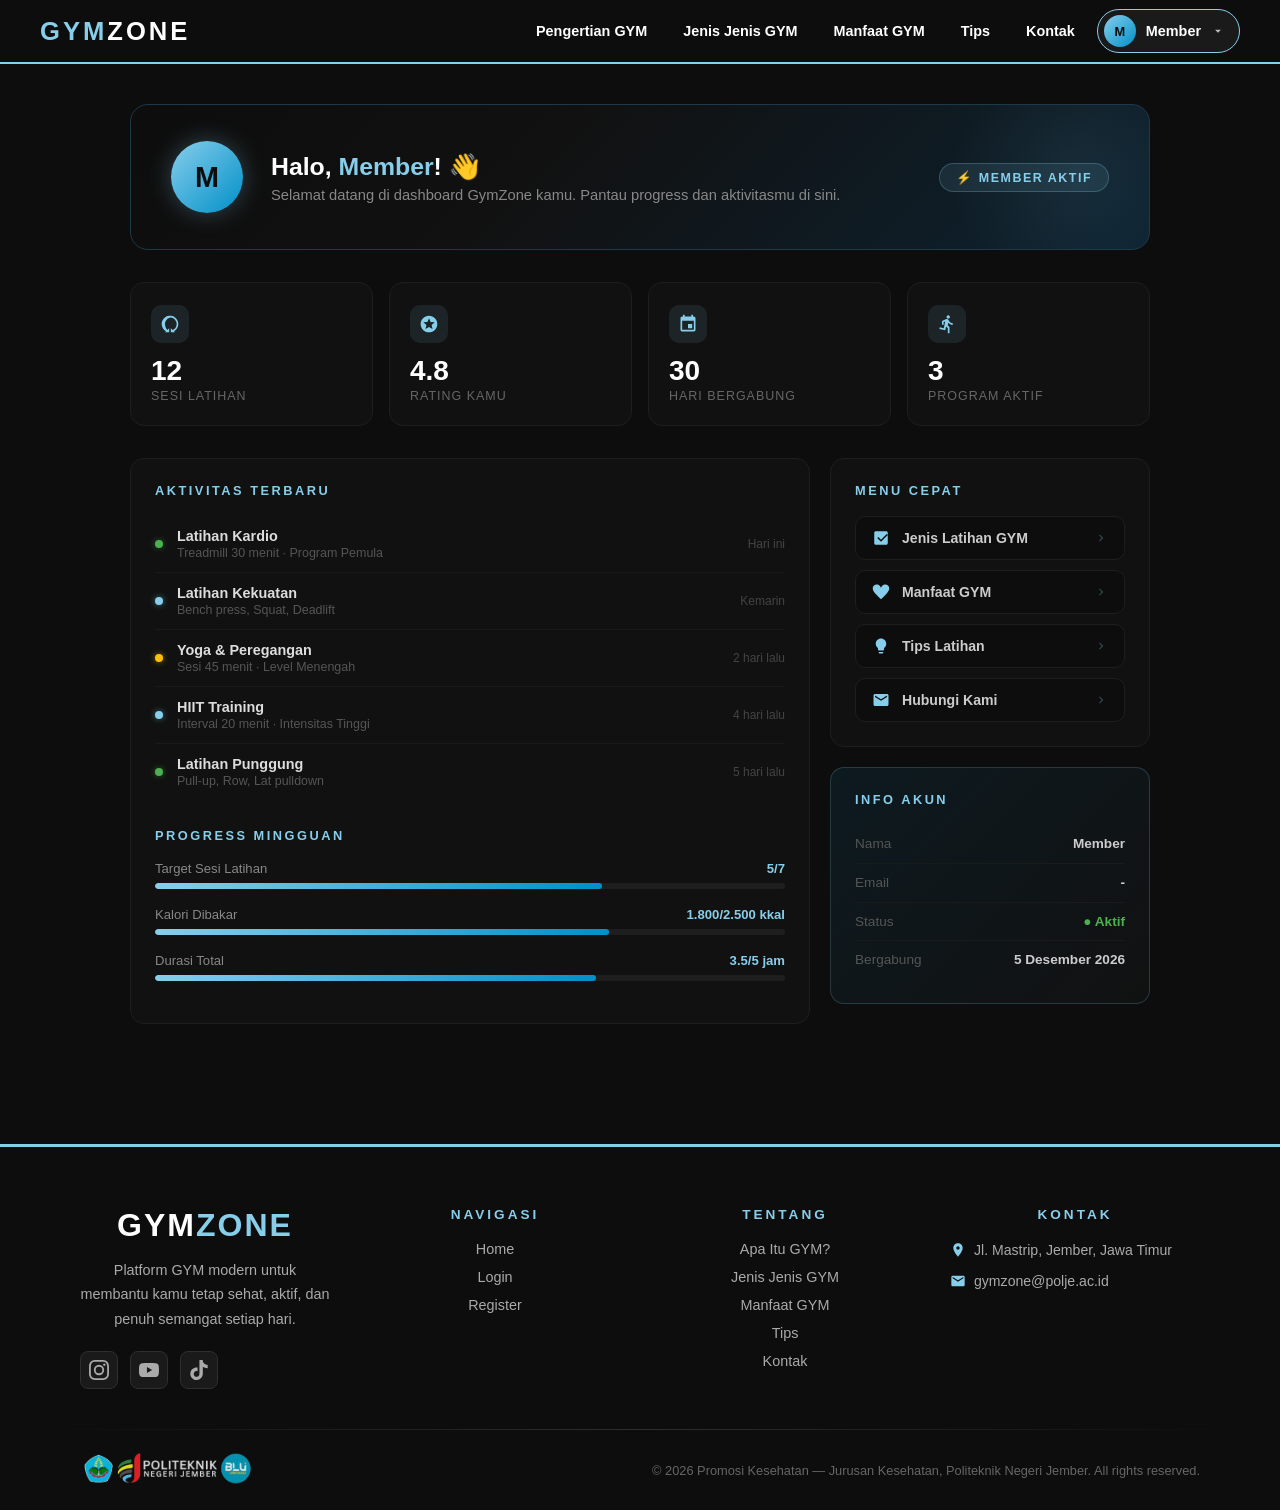
<file: dashboard.html>
<!DOCTYPE html>
<html lang="id">
<head>
  <meta charset="UTF-8" />
  <meta name="viewport" content="width=device-width, initial-scale=1.0"/>
  <title>Dashboard - GYMZONE</title>
  <link rel="stylesheet" href="style.css">
  <style>
    /* ===== NAVBAR ===== */
    nav {
      display: flex;
      align-items: center;
      justify-content: space-between;
      padding: 0 40px;
      height: 64px;
      background: #0d0d0d;
      border-bottom: 2px solid skyblue;
      position: sticky;
      top: 0;
      z-index: 100;
    }
    .logo {
      font-size: 1.6rem;
      font-weight: 900;
      color: #fff;
      letter-spacing: 3px;
      text-transform: uppercase;
    }
    .logo span { color: skyblue; }
    .nav-links { display: flex; align-items: center; gap: 8px; }
    .nav-links a {
      color: white;
      text-decoration: none;
      font-size: 0.9rem;
      font-weight: 750;
      padding: 6px 14px;
      border-radius: 6px;
      transition: color 0.25s, background 0.25s;
    }
    .nav-links a:hover { color: skyblue; background: #1a1a1a; }
    .nav-links a.active { color: skyblue; }

    /* ===== PROFILE DROPDOWN ===== */
    .profile-wrapper { position: relative; }
    .profile-btn {
      display: flex;
      align-items: center;
      gap: 10px;
      background: #1a1a1a;
      border: 1.5px solid skyblue;
      border-radius: 50px;
      padding: 5px 14px 5px 6px;
      cursor: pointer;
      transition: background 0.2s, box-shadow 0.2s;
      color: white;
      font-size: 0.9rem;
      font-weight: 700;
    }
    .profile-btn:hover { background: #222; box-shadow: 0 0 12px rgba(135,206,235,0.25); }
    .profile-avatar {
      width: 32px; height: 32px;
      border-radius: 50%;
      background: linear-gradient(135deg, skyblue, #0090c8);
      display: flex; align-items: center; justify-content: center;
      font-size: 0.8rem; font-weight: 900; color: #0d0d0d;
      flex-shrink: 0; text-transform: uppercase;
    }
    .profile-name { max-width: 120px; overflow: hidden; text-overflow: ellipsis; white-space: nowrap; }
    .profile-chevron { transition: transform 0.25s; opacity: 0.7; }
    .profile-wrapper.open .profile-chevron { transform: rotate(180deg); }
    .profile-dropdown {
      display: none;
      position: absolute; top: calc(100% + 10px); right: 0;
      background: #111; border: 1.5px solid #2a2a2a; border-radius: 12px;
      min-width: 200px; padding: 6px;
      box-shadow: 0 8px 32px rgba(0,0,0,0.5), 0 0 0 1px rgba(135,206,235,0.08);
      z-index: 200; animation: dropFade 0.18s ease;
    }
    @keyframes dropFade { from { opacity: 0; transform: translateY(-6px); } to { opacity: 1; transform: translateY(0); } }
    .profile-wrapper.open .profile-dropdown { display: block; }
    .dropdown-header { padding: 10px 12px 8px; border-bottom: 1px solid #222; margin-bottom: 4px; }
    .dropdown-header .dh-name { font-size: 0.92rem; font-weight: 700; color: #fff; }
    .dropdown-header .dh-label { font-size: 0.75rem; color: #666; margin-top: 1px; }
    .dropdown-item {
      display: flex; align-items: center; gap: 10px;
      padding: 9px 12px; border-radius: 8px; color: #ccc;
      font-size: 0.88rem; cursor: pointer; text-decoration: none;
      transition: background 0.15s, color 0.15s;
    }
    .dropdown-item:hover { background: #1e1e1e; color: skyblue; }
    .dropdown-item svg { flex-shrink: 0; opacity: 0.8; }
    .dropdown-divider { height: 1px; background: #222; margin: 4px 0; }
    .dropdown-item.logout-item:hover { background: rgba(255,50,50,0.1); color: #ff5555; }

    /* ===== DASHBOARD LAYOUT ===== */
    body { background: #0d0d0d; color: #fff; font-family: 'Segoe UI', sans-serif; margin: 0; }

    .dashboard-wrap {
      max-width: 1100px;
      margin: 0 auto;
      padding: 40px 40px 60px;
    }

    /* Hero/Welcome banner */
    .dash-welcome {
      background: linear-gradient(135deg, #0d0d0d 0%, #111 40%, #0d2230 100%);
      border: 1.5px solid #1e3a4a;
      border-radius: 18px;
      padding: 36px 40px;
      display: flex;
      align-items: center;
      gap: 28px;
      margin-bottom: 32px;
      position: relative;
      overflow: hidden;
    }
    .dash-welcome::before {
      content: '';
      position: absolute;
      top: -60px; right: -60px;
      width: 260px; height: 260px;
      background: radial-gradient(circle, rgba(135,206,235,0.08) 0%, transparent 70%);
      pointer-events: none;
    }
    .dash-avatar-big {
      width: 72px; height: 72px;
      border-radius: 50%;
      background: linear-gradient(135deg, skyblue, #0090c8);
      display: flex; align-items: center; justify-content: center;
      font-size: 1.8rem; font-weight: 900; color: #0d0d0d;
      flex-shrink: 0; text-transform: uppercase;
      box-shadow: 0 0 24px rgba(135,206,235,0.3);
    }
    .dash-welcome-text h2 {
      margin: 0 0 6px;
      font-size: 1.55rem;
      font-weight: 800;
      color: #fff;
    }
    .dash-welcome-text h2 span { color: skyblue; }
    .dash-welcome-text p { margin: 0; color: #888; font-size: 0.92rem; }
    .dash-badge {
      margin-left: auto;
      background: rgba(135,206,235,0.1);
      border: 1px solid rgba(135,206,235,0.25);
      border-radius: 20px;
      padding: 6px 16px;
      font-size: 0.78rem;
      font-weight: 700;
      color: skyblue;
      text-transform: uppercase;
      letter-spacing: 1.5px;
      white-space: nowrap;
    }

    /* Stats grid */
    .stats-grid {
      display: grid;
      grid-template-columns: repeat(4, 1fr);
      gap: 16px;
      margin-bottom: 32px;
    }
    .stat-card {
      background: #111;
      border: 1.5px solid #1e1e1e;
      border-radius: 14px;
      padding: 22px 20px;
      transition: border-color 0.2s, transform 0.2s;
      cursor: default;
    }
    .stat-card:hover { border-color: rgba(135,206,235,0.35); transform: translateY(-2px); }
    .stat-icon {
      width: 38px; height: 38px;
      border-radius: 10px;
      background: rgba(135,206,235,0.1);
      display: flex; align-items: center; justify-content: center;
      margin-bottom: 14px;
      color: skyblue;
    }
    .stat-value {
      font-size: 1.75rem;
      font-weight: 900;
      color: #fff;
      line-height: 1;
      margin-bottom: 4px;
    }
    .stat-label { font-size: 0.78rem; color: #666; text-transform: uppercase; letter-spacing: 1px; }

    /* Two-col: activity + quick links */
    .dash-cols {
      display: grid;
      grid-template-columns: 1fr 320px;
      gap: 20px;
    }

    .dash-card {
      background: #111;
      border: 1.5px solid #1e1e1e;
      border-radius: 14px;
      padding: 24px;
    }
    .dash-card h3 {
      margin: 0 0 18px;
      font-size: 0.8rem;
      font-weight: 700;
      color: skyblue;
      text-transform: uppercase;
      letter-spacing: 2.5px;
    }

    /* Activity list */
    .activity-list { list-style: none; padding: 0; margin: 0; }
    .activity-item {
      display: flex;
      align-items: center;
      gap: 14px;
      padding: 12px 0;
      border-bottom: 1px solid #1a1a1a;
    }
    .activity-item:last-child { border-bottom: none; }
    .activity-dot {
      width: 8px; height: 8px;
      border-radius: 50%;
      background: skyblue;
      flex-shrink: 0;
      box-shadow: 0 0 6px rgba(135,206,235,0.5);
    }
    .activity-dot.green { background: #4caf50; box-shadow: 0 0 6px rgba(76,175,80,0.5); }
    .activity-dot.yellow { background: #ffc107; box-shadow: 0 0 6px rgba(255,193,7,0.5); }
    .activity-info { flex: 1; }
    .activity-info .act-title { font-size: 0.9rem; color: #ddd; font-weight: 600; }
    .activity-info .act-sub { font-size: 0.78rem; color: #555; margin-top: 2px; }
    .activity-time { font-size: 0.75rem; color: #444; white-space: nowrap; }

    /* Quick links */
    .quick-links { display: flex; flex-direction: column; gap: 10px; }
    .quick-link-btn {
      display: flex; align-items: center; gap: 12px;
      background: #0d0d0d;
      border: 1.5px solid #1e1e1e;
      border-radius: 10px;
      padding: 12px 16px;
      color: #ccc;
      font-size: 0.88rem;
      font-weight: 600;
      text-decoration: none;
      transition: border-color 0.2s, color 0.2s, background 0.2s;
      cursor: pointer;
    }
    .quick-link-btn:hover { border-color: skyblue; color: skyblue; background: #0d1a20; }
    .quick-link-btn svg { color: skyblue; flex-shrink: 0; }
    .quick-link-btn .ql-arrow { margin-left: auto; opacity: 0.3; }

    /* Progress bars */
    .progress-section { margin-top: 28px; }
    .progress-item { margin-bottom: 18px; }
    .progress-header {
      display: flex; justify-content: space-between;
      font-size: 0.82rem; color: #888; margin-bottom: 7px;
    }
    .progress-header span:last-child { color: skyblue; font-weight: 700; }
    .progress-bar {
      height: 6px; background: #1e1e1e; border-radius: 10px; overflow: hidden;
    }
    .progress-fill {
      height: 100%; border-radius: 10px;
      background: linear-gradient(90deg, skyblue, #0090c8);
      transition: width 1s ease;
    }

    /* ===== FOOTER ===== */
    .footer {
      background: #0d0d0d; color: #ccc; padding: 60px 0 0;
      font-family: 'Segoe UI', sans-serif; border-top: 3px solid skyblue;
      margin-top: 60px;
    }
    .footer-container {
      max-width: 1200px; margin: 0 auto; padding: 0 40px;
      display: grid; grid-template-columns: 1fr 1fr 1fr 1fr; gap: 40px;
    }
    .footer-logo-text { font-size: 2rem; font-weight: 900; color: #fff; letter-spacing: 2px; margin-bottom: 14px; text-transform: uppercase; }
    .footer-logo-text span { color: skyblue; }
    .footer-desc { font-size: 0.9rem; line-height: 1.7; color: #aaa; margin-bottom: 20px; }
    .footer-socials { display: flex; gap: 12px; }
    .footer-socials a {
      display: flex; align-items: center; justify-content: center;
      width: 38px; height: 38px; border-radius: 8px;
      background: #1a1a1a; border: 1px solid #2e2e2e; color: #aaa;
      transition: background 0.3s, color 0.3s, border-color 0.3s;
    }
    .footer-socials a:hover { background: blue; color: #0d0d0d; border-color: white; }
    .footer-title { font-size: 0.85rem; font-weight: 700; color: skyblue; text-transform: uppercase; letter-spacing: 3px; margin-bottom: 18px; }
    .footer-col ul { list-style: none; padding: 0; margin: 0; }
    .footer-col ul li { margin-bottom: 10px; }
    .footer-col ul li a { color: #aaa; text-decoration: none; font-size: 0.9rem; transition: color 0.3s, padding-left 0.3s; display: inline-block; }
    .footer-col ul li a:hover { color: skyblue; padding-left: 6px; }
    .footer-contact li { display: flex; align-items: flex-start; gap: 8px; color: #aaa; font-size: 0.88rem; margin-bottom: 12px; line-height: 1.5; }
    .footer-contact li svg { flex-shrink: 0; color: skyblue; margin-top: 2px; }
    .footer-divider { max-width: 1200px; margin: 40px auto 0; height: 1px; background: linear-gradient(to right, transparent, #2e2e2e, transparent); }
    .footer-bottom { max-width: 1200px; margin: 0 auto; padding: 20px 40px; display: flex; align-items: center; justify-content: space-between; flex-wrap: wrap; gap: 12px; }
    .footer-logo-img { height: 40px; width: auto; opacity: 0.85; filter: brightness(1.2); }
    .footer-bottom p { font-size: 0.8rem; color: #666; margin: 0; }

    @media (max-width: 900px) {
      .stats-grid { grid-template-columns: 1fr 1fr; }
      .dash-cols { grid-template-columns: 1fr; }
      .footer-container { grid-template-columns: 1fr 1fr; gap: 32px; }
    }
    @media (max-width: 560px) {
      .dashboard-wrap { padding: 24px 20px 40px; }
      .dash-welcome { flex-direction: column; text-align: center; }
      .dash-badge { margin-left: 0; }
      .stats-grid { grid-template-columns: 1fr 1fr; }
      .footer-container { grid-template-columns: 1fr; }
      .footer-bottom { flex-direction: column; text-align: center; }
    }
  </style>
</head>
<body>

  <!-- NAVBAR -->
  <nav>
    <div class="logo"><span>GYM</span>ZONE</div>
    <div class="nav-links">
      <a href="gymzone.html">Pengertian GYM</a>
      <a href="program.html">Jenis Jenis GYM</a>
      <a href="manfaat.html">Manfaat GYM</a>
      <a href="tips.html">Tips</a>
      <a href="kontak.html">Kontak</a>

      <div class="profile-wrapper" id="profileWrapper">
        <button class="profile-btn" onclick="toggleDropdown()">
          <div class="profile-avatar" id="profileInitial">?</div>
          <span class="profile-name" id="profileName">User</span>
          <svg class="profile-chevron" xmlns="http://www.w3.org/2000/svg" width="14" height="14" fill="currentColor" viewBox="0 0 24 24"><path d="M7 10l5 5 5-5z"/></svg>
        </button>
        <div class="profile-dropdown" id="profileDropdown">
          <div class="dropdown-header">
            <div class="dh-name" id="dropdownName">User</div>
            <div class="dh-label">Member GymZone</div>
          </div>
          <a href="dashboard.html" class="dropdown-item">
            <svg xmlns="http://www.w3.org/2000/svg" width="16" height="16" fill="currentColor" viewBox="0 0 24 24"><path d="M12 12c2.7 0 4.8-2.1 4.8-4.8S14.7 2.4 12 2.4 7.2 4.5 7.2 7.2 9.3 12 12 12zm0 2.4c-3.2 0-9.6 1.6-9.6 4.8v2.4h19.2v-2.4c0-3.2-6.4-4.8-9.6-4.8z"/></svg>
            Profil Saya
          </a>
          <div class="dropdown-divider"></div>
          <a class="dropdown-item logout-item" onclick="doLogout()">
            <svg xmlns="http://www.w3.org/2000/svg" width="16" height="16" fill="currentColor" viewBox="0 0 24 24"><path d="M17 7l-1.41 1.41L18.17 11H8v2h10.17l-2.58 2.58L17 17l5-5-5-5zM4 5h8V3H4c-1.1 0-2 .9-2 2v14c0 1.1.9 2 2 2h8v-2H4V5z"/></svg>
            Logout
          </a>
        </div>
      </div>
    </div>
  </nav>

  <!-- DASHBOARD CONTENT -->
  <div class="dashboard-wrap">

    <!-- Welcome Banner -->
    <div class="dash-welcome">
      <div class="dash-avatar-big" id="bigInitial">?</div>
      <div class="dash-welcome-text">
        <h2>Halo, <span id="welcomeName">Member</span>! 👋</h2>
        <p>Selamat datang di dashboard GymZone kamu. Pantau progress dan aktivitasmu di sini.</p>
      </div>
      <div class="dash-badge">⚡ Member Aktif</div>
    </div>

    <!-- Stats -->
    <div class="stats-grid">
      <div class="stat-card">
        <div class="stat-icon">
          <svg xmlns="http://www.w3.org/2000/svg" width="20" height="20" fill="currentColor" viewBox="0 0 24 24"><path d="M13 2.05v2.02c3.95.49 7 3.85 7 7.93 0 3.21-1.81 6-4.72 7.28L13 17v5h5l-1.22-1.22C19.91 19.07 22 15.76 22 12c0-5.18-3.95-9.45-9-9.95zM11 2.05C5.95 2.55 2 6.82 2 12c0 3.76 2.09 7.07 5.22 8.78L6 22h5v-5l-2.28 2.28C7.81 18 6 15.21 6 12c0-4.08 3.05-7.44 7-7.93V2.05z"/></svg>
        </div>
        <div class="stat-value">12</div>
        <div class="stat-label">Sesi Latihan</div>
      </div>
      <div class="stat-card">
        <div class="stat-icon">
          <svg xmlns="http://www.w3.org/2000/svg" width="20" height="20" fill="currentColor" viewBox="0 0 24 24"><path d="M11.99 2C6.47 2 2 6.48 2 12s4.47 10 9.99 10C17.52 22 22 17.52 22 12S17.52 2 11.99 2zm4.24 16L12 15.45 7.77 18l1.12-4.81-3.73-3.23 4.92-.42L12 5l1.92 4.53 4.92.42-3.73 3.23L16.23 18z"/></svg>
        </div>
        <div class="stat-value">4.8</div>
        <div class="stat-label">Rating Kamu</div>
      </div>
      <div class="stat-card">
        <div class="stat-icon">
          <svg xmlns="http://www.w3.org/2000/svg" width="20" height="20" fill="currentColor" viewBox="0 0 24 24"><path d="M17 12h-5v5h5v-5zM16 1v2H8V1H6v2H5c-1.11 0-1.99.9-1.99 2L3 19c0 1.1.89 2 2 2h14c1.1 0 2-.9 2-2V5c0-1.1-.9-2-2-2h-1V1h-2zm3 18H5V8h14v11z"/></svg>
        </div>
        <div class="stat-value">30</div>
        <div class="stat-label">Hari Bergabung</div>
      </div>
      <div class="stat-card">
        <div class="stat-icon">
          <svg xmlns="http://www.w3.org/2000/svg" width="20" height="20" fill="currentColor" viewBox="0 0 24 24"><path d="M13.49 5.48c1.1 0 2-.9 2-2s-.9-2-2-2-2 .9-2 2 .9 2 2 2zm-3.6 13.9l1-4.4 2.1 2v6h2v-7.5l-2.1-2 .6-3c1.3 1.5 3.3 2.5 5.5 2.5v-2c-1.9 0-3.5-1-4.3-2.4l-1-1.6c-.4-.6-1-1-1.7-1-.3 0-.5.1-.8.1l-5.2 2.2v4.7h2v-3.4l1.8-.7-1.6 8.1-4.9-1-.4 2 7 1.4z"/></svg>
        </div>
        <div class="stat-value">3</div>
        <div class="stat-label">Program Aktif</div>
      </div>
    </div>

    <!-- Two columns -->
    <div class="dash-cols">

      <!-- Aktivitas Terbaru -->
      <div class="dash-card">
        <h3>Aktivitas Terbaru</h3>
        <ul class="activity-list">
          <li class="activity-item">
            <span class="activity-dot green"></span>
            <div class="activity-info">
              <div class="act-title">Latihan Kardio</div>
              <div class="act-sub">Treadmill 30 menit · Program Pemula</div>
            </div>
            <span class="activity-time">Hari ini</span>
          </li>
          <li class="activity-item">
            <span class="activity-dot"></span>
            <div class="activity-info">
              <div class="act-title">Latihan Kekuatan</div>
              <div class="act-sub">Bench press, Squat, Deadlift</div>
            </div>
            <span class="activity-time">Kemarin</span>
          </li>
          <li class="activity-item">
            <span class="activity-dot yellow"></span>
            <div class="activity-info">
              <div class="act-title">Yoga & Peregangan</div>
              <div class="act-sub">Sesi 45 menit · Level Menengah</div>
            </div>
            <span class="activity-time">2 hari lalu</span>
          </li>
          <li class="activity-item">
            <span class="activity-dot"></span>
            <div class="activity-info">
              <div class="act-title">HIIT Training</div>
              <div class="act-sub">Interval 20 menit · Intensitas Tinggi</div>
            </div>
            <span class="activity-time">4 hari lalu</span>
          </li>
          <li class="activity-item">
            <span class="activity-dot green"></span>
            <div class="activity-info">
              <div class="act-title">Latihan Punggung</div>
              <div class="act-sub">Pull-up, Row, Lat pulldown</div>
            </div>
            <span class="activity-time">5 hari lalu</span>
          </li>
        </ul>

        <!-- Progress -->
        <div class="progress-section">
          <h3>Progress Mingguan</h3>
          <div class="progress-item">
            <div class="progress-header"><span>Target Sesi Latihan</span><span>5/7</span></div>
            <div class="progress-bar"><div class="progress-fill" style="width:71%"></div></div>
          </div>
          <div class="progress-item">
            <div class="progress-header"><span>Kalori Dibakar</span><span>1.800/2.500 kkal</span></div>
            <div class="progress-bar"><div class="progress-fill" style="width:72%"></div></div>
          </div>
          <div class="progress-item">
            <div class="progress-header"><span>Durasi Total</span><span>3.5/5 jam</span></div>
            <div class="progress-bar"><div class="progress-fill" style="width:70%"></div></div>
          </div>
        </div>
      </div>

      <!-- Quick Links -->
      <div>
        <div class="dash-card" style="margin-bottom:20px;">
          <h3>Menu Cepat</h3>
          <div class="quick-links">
            <a href="program.html" class="quick-link-btn">
              <svg xmlns="http://www.w3.org/2000/svg" width="18" height="18" fill="currentColor" viewBox="0 0 24 24"><path d="M19 3H5c-1.1 0-2 .9-2 2v14c0 1.1.9 2 2 2h14c1.1 0 2-.9 2-2V5c0-1.1-.9-2-2-2zm-7 14l-5-5 1.41-1.41L12 14.17l7.59-7.59L21 8l-9 9z"/></svg>
              Jenis Latihan GYM
              <svg class="ql-arrow" xmlns="http://www.w3.org/2000/svg" width="14" height="14" fill="currentColor" viewBox="0 0 24 24"><path d="M10 6L8.59 7.41 13.17 12l-4.58 4.59L10 18l6-6z"/></svg>
            </a>
            <a href="manfaat.html" class="quick-link-btn">
              <svg xmlns="http://www.w3.org/2000/svg" width="18" height="18" fill="currentColor" viewBox="0 0 24 24"><path d="M12 21.593c-5.63-5.539-11-10.297-11-14.402 0-3.791 3.068-5.191 5.281-5.191 1.312 0 4.151.501 5.719 4.457 1.59-3.968 4.464-4.447 5.726-4.447 2.54 0 5.274 1.621 5.274 5.181 0 4.069-5.136 8.625-11 14.402z"/></svg>
              Manfaat GYM
              <svg class="ql-arrow" xmlns="http://www.w3.org/2000/svg" width="14" height="14" fill="currentColor" viewBox="0 0 24 24"><path d="M10 6L8.59 7.41 13.17 12l-4.58 4.59L10 18l6-6z"/></svg>
            </a>
            <a href="tips.html" class="quick-link-btn">
              <svg xmlns="http://www.w3.org/2000/svg" width="18" height="18" fill="currentColor" viewBox="0 0 24 24"><path d="M9 21c0 .5.4 1 1 1h4c.6 0 1-.5 1-1v-1H9v1zm3-19C8.1 2 5 5.1 5 9c0 2.4 1.2 4.5 3 5.7V17c0 .5.4 1 1 1h6c.6 0 1-.5 1-1v-2.3c1.8-1.3 3-3.4 3-5.7 0-3.9-3.1-7-7-7z"/></svg>
              Tips Latihan
              <svg class="ql-arrow" xmlns="http://www.w3.org/2000/svg" width="14" height="14" fill="currentColor" viewBox="0 0 24 24"><path d="M10 6L8.59 7.41 13.17 12l-4.58 4.59L10 18l6-6z"/></svg>
            </a>
            <a href="kontak.html" class="quick-link-btn">
              <svg xmlns="http://www.w3.org/2000/svg" width="18" height="18" fill="currentColor" viewBox="0 0 24 24"><path d="M20 4H4c-1.1 0-2 .9-2 2v12c0 1.1.9 2 2 2h16c1.1 0 2-.9 2-2V6c0-1.1-.9-2-2-2zm0 4-8 5-8-5V6l8 5 8-5v2z"/></svg>
              Hubungi Kami
              <svg class="ql-arrow" xmlns="http://www.w3.org/2000/svg" width="14" height="14" fill="currentColor" viewBox="0 0 24 24"><path d="M10 6L8.59 7.41 13.17 12l-4.58 4.59L10 18l6-6z"/></svg>
            </a>
          </div>
        </div>

        <!-- Info card -->
        <div class="dash-card" style="border-color: rgba(135,206,235,0.2); background: linear-gradient(135deg, #0d1a20, #111);">
          <h3>Info Akun</h3>
          <div style="font-size:0.85rem; color:#888; line-height:1.9;">
            <div style="display:flex;justify-content:space-between;padding:6px 0;border-bottom:1px solid #1a1a1a;">
              <span style="color:#555;">Nama</span>
              <span style="color:#ccc;font-weight:600;" id="infoName">—</span>
            </div>
            <div style="display:flex;justify-content:space-between;padding:6px 0;border-bottom:1px solid #1a1a1a;">
              <span style="color:#555;">Email</span>
              <span style="color:#ccc;font-weight:600;" id="infoEmail">—</span>
            </div>
            <div style="display:flex;justify-content:space-between;padding:6px 0;border-bottom:1px solid #1a1a1a;">
              <span style="color:#555;">Status</span>
              <span style="color:#4caf50;font-weight:700;">● Aktif</span>
            </div>
            <div style="display:flex;justify-content:space-between;padding:6px 0;">
              <span style="color:#555;">Bergabung</span>
              <span style="color:#ccc;font-weight:600;" id="infoJoin">—</span>
            </div>
          </div>
        </div>
      </div>
    </div>

  </div>

  <!-- FOOTER -->
  <footer class="footer">
    <div class="footer-container">
      <div class="footer-brand">
        <div class="footer-logo-text">GYM<span>ZONE</span></div>
        <p class="footer-desc">Platform GYM modern untuk membantu kamu tetap sehat, aktif, dan penuh semangat setiap hari.</p>
        <div class="footer-socials">
          <a href="#" aria-label="Instagram">
            <svg xmlns="http://www.w3.org/2000/svg" width="20" height="20" fill="currentColor" viewBox="0 0 24 24"><path d="M12 2.163c3.204 0 3.584.012 4.85.07 1.366.062 2.633.334 3.608 1.31.975.975 1.247 2.242 1.31 3.608.058 1.266.069 1.646.069 4.849s-.011 3.584-.069 4.85c-.063 1.366-.335 2.633-1.31 3.608-.975.975-2.242 1.247-3.608 1.31-1.266.058-1.646.069-4.85.069s-3.584-.011-4.85-.069c-1.366-.063-2.633-.335-3.608-1.31-.975-.975-1.247-2.242-1.31-3.608C2.175 15.584 2.163 15.204 2.163 12s.012-3.584.07-4.85c.062-1.366.334-2.633 1.31-3.608C4.517 2.497 5.784 2.225 7.15 2.163 8.416 2.105 8.796 2.163 12 2.163zm0-2.163C8.741 0 8.332.013 7.052.072 5.197.157 3.355.673 2.014 2.014.673 3.355.157 5.197.072 7.052.013 8.332 0 8.741 0 12c0 3.259.013 3.668.072 4.948.085 1.855.601 3.697 1.942 5.038 1.341 1.341 3.183 1.857 5.038 1.942C8.332 23.987 8.741 24 12 24s3.668-.013 4.948-.072c1.855-.085 3.697-.601 5.038-1.942 1.341-1.341 1.857-3.183 1.942-5.038.059-1.28.072-1.689.072-4.948 0-3.259-.013-3.668-.072-4.948-.085-1.855-.601-3.697-1.942-5.038C20.645.673 18.803.157 16.948.072 15.668.013 15.259 0 12 0zm0 5.838a6.162 6.162 0 1 0 0 12.324 6.162 6.162 0 0 0 0-12.324zm0 10.162a4 4 0 1 1 0-8 4 4 0 0 1 0 8zm6.406-11.845a1.44 1.44 0 1 0 0 2.881 1.44 1.44 0 0 0 0-2.881z"/></svg>
          </a>
          <a href="#" aria-label="YouTube">
            <svg xmlns="http://www.w3.org/2000/svg" width="20" height="20" fill="currentColor" viewBox="0 0 24 24"><path d="M23.498 6.186a3.016 3.016 0 0 0-2.122-2.136C19.505 3.545 12 3.545 12 3.545s-7.505 0-9.377.505A3.017 3.017 0 0 0 .502 6.186C0 8.07 0 12 0 12s0 3.93.502 5.814a3.016 3.016 0 0 0 2.122 2.136c1.871.505 9.376.505 9.376.505s7.505 0 9.377-.505a3.015 3.015 0 0 0 2.122-2.136C24 15.93 24 12 24 12s0-3.93-.502-5.814zM9.545 15.568V8.432L15.818 12l-6.273 3.568z"/></svg>
          </a>
          <a href="#" aria-label="TikTok">
            <svg xmlns="http://www.w3.org/2000/svg" width="20" height="20" fill="currentColor" viewBox="0 0 24 24"><path d="M12.525.02c1.31-.02 2.61-.01 3.91-.02.08 1.53.63 3.09 1.75 4.17 1.12 1.11 2.7 1.62 4.24 1.79v4.03c-1.44-.05-2.89-.35-4.2-.97-.57-.26-1.1-.59-1.62-.93-.01 2.92.01 5.84-.02 8.75-.08 1.4-.54 2.79-1.35 3.94-1.31 1.92-3.58 3.17-5.91 3.21-1.43.08-2.86-.31-4.08-1.03-2.02-1.19-3.44-3.37-3.65-5.71-.02-.5-.03-1-.01-1.49.18-1.9 1.12-3.72 2.58-4.96 1.66-1.44 3.98-2.13 6.15-1.72.02 1.48-.04 2.96-.04 4.44-.99-.32-2.15-.23-3.02.37-.63.41-1.11 1.04-1.36 1.75-.21.51-.15 1.07-.14 1.61.24 1.64 1.82 3.02 3.5 2.87 1.12-.01 2.19-.66 2.77-1.61.19-.33.4-.67.41-1.06.1-1.79.06-3.57.07-5.36.01-4.03-.01-8.05.02-12.07z"/></svg>
          </a>
        </div>
      </div>
      <div class="footer-col">
        <h4 class="footer-title">Navigasi</h4>
        <ul>
          <li><a href="index.html">Home</a></li>
          <li><a href="loginnew.php">Login</a></li>
          <li><a href="registernew.php">Register</a></li>
        </ul>
      </div>
      <div class="footer-col">
        <h4 class="footer-title">Tentang</h4>
        <ul>
          <li><a href="gymzone.html">Apa Itu GYM?</a></li>
          <li><a href="program.html">Jenis Jenis GYM</a></li>
          <li><a href="manfaat.html">Manfaat GYM</a></li>
          <li><a href="tips.html">Tips</a></li>
          <li><a href="kontak.html">Kontak</a></li>
        </ul>
      </div>
      <div class="footer-col">
        <h4 class="footer-title">Kontak</h4>
        <ul class="footer-contact">
          <li>
            <svg xmlns="http://www.w3.org/2000/svg" width="16" height="16" fill="currentColor" viewBox="0 0 24 24"><path d="M12 2C8.13 2 5 5.13 5 9c0 5.25 7 13 7 13s7-7.75 7-13c0-3.87-3.13-7-7-7zm0 9.5c-1.38 0-2.5-1.12-2.5-2.5s1.12-2.5 2.5-2.5 2.5 1.12 2.5 2.5-1.12 2.5-2.5 2.5z"/></svg>
            Jl. Mastrip, Jember, Jawa Timur
          </li>
          <li>
            <svg xmlns="http://www.w3.org/2000/svg" width="16" height="16" fill="currentColor" viewBox="0 0 24 24"><path d="M20 4H4c-1.1 0-2 .9-2 2v12c0 1.1.9 2 2 2h16c1.1 0 2-.9 2-2V6c0-1.1-.9-2-2-2zm0 4-8 5-8-5V6l8 5 8-5v2z"/></svg>
            gymzone@polje.ac.id
          </li>
        </ul>
      </div>
    </div>
    <div class="footer-divider"></div>
    <div class="footer-bottom">
      <img src="anjay.png" alt="Logo" class="footer-logo-img">
      <p>&copy; 2026 Promosi Kesehatan &mdash; Jurusan Kesehatan, Politeknik Negeri Jember. All rights reserved.</p>
    </div>
  </footer>

  <script>
    // Load dari sessionStorage
    const userName  = sessionStorage.getItem('gymzone_user')  || 'Member';
    const userEmail = sessionStorage.getItem('gymzone_email') || '-';

    // Navbar
    document.getElementById('profileName').textContent    = userName;
    document.getElementById('dropdownName').textContent   = userName;
    const initials = userName.split(' ').map(w => w[0]).slice(0,2).join('') || '?';
    document.getElementById('profileInitial').textContent = initials;

    // Welcome banner
    document.getElementById('welcomeName').textContent  = userName.split(' ')[0];
    document.getElementById('bigInitial').textContent   = initials;

    // Info card
    document.getElementById('infoName').textContent  = userName;
    document.getElementById('infoEmail').textContent = userEmail;
    const today = new Date();
    document.getElementById('infoJoin').textContent  =
      today.toLocaleDateString('id-ID', { day:'numeric', month:'long', year:'numeric' });

    function toggleDropdown() {
      document.getElementById('profileWrapper').classList.toggle('open');
    }
    document.addEventListener('click', function(e) {
      const w = document.getElementById('profileWrapper');
      if (!w.contains(e.target)) w.classList.remove('open');
    });
    function doLogout() {
      if (confirm('Apakah anda yakin ingin keluar?')) {
        sessionStorage.removeItem('gymzone_user');
        sessionStorage.removeItem('gymzone_email');
        window.location.href = 'index.html';
      }
    }
  </script>
</body>
</html>
</file>
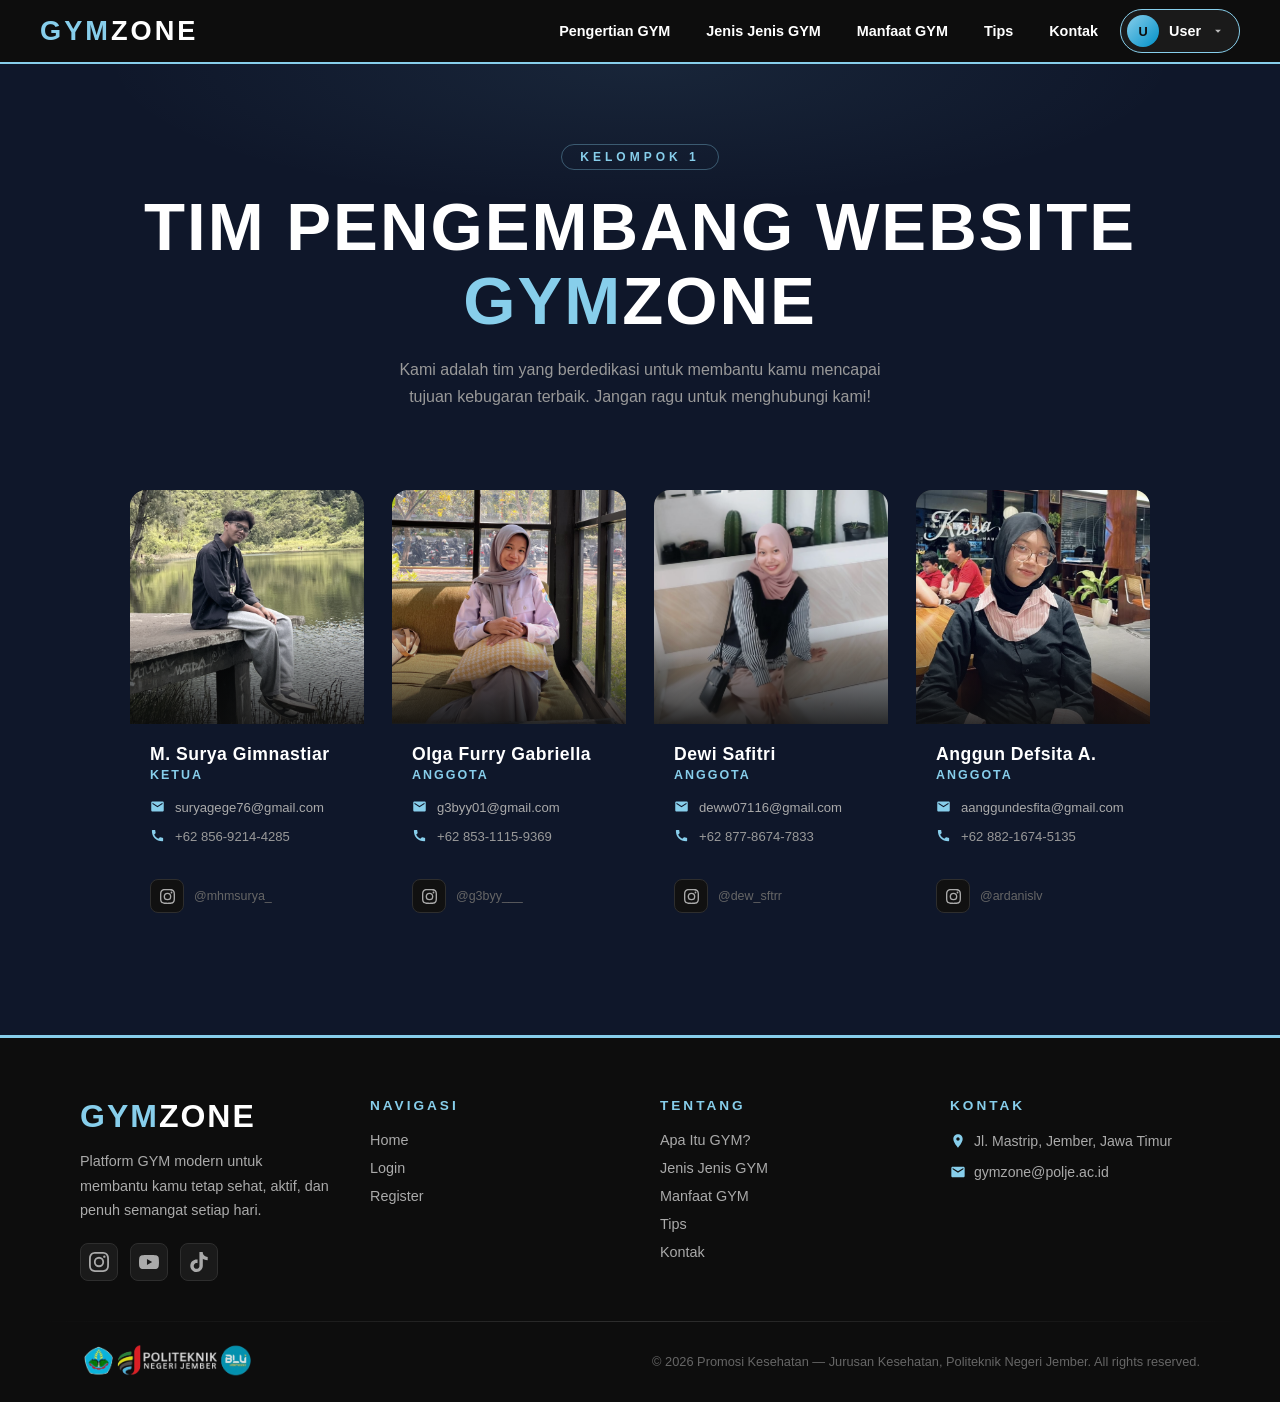
<file: kontak.html>
<!DOCTYPE html>
<html lang="id">
<head>
  <meta charset="UTF-8" />
  <meta name="viewport" content="width=device-width, initial-scale=1.0"/>
  <title>Kontak – GYMZONE</title>
  <link rel="preconnect" href="https://fonts.googleapis.com">
  <link href="https://fonts.googleapis.com/css2?family=Barlow+Condensed:wght@700;900&family=Segoe+UI:wght@400;600&display=swap" rel="stylesheet">
  <style>
  *{
  margin:0;
  padding:0;
  box-sizing:border-box;
  font-family: 'Segoe UI', sans-serif;
}

body{
  background:#0f172a;
  color:white;
  overflow-x:hidden;
}

    /* ===== NAVBAR (same as gymzone) ===== */
    nav {
      display: flex;
      align-items: center;
      justify-content: space-between;
      padding: 0 40px;
      height: 64px;
      background: #0d0d0d;
      border-bottom: 2px solid skyblue;
      position: sticky;
      top: 0;
      z-index: 100;
    }
    .logo {
      font-size: 1.7rem;
      font-weight: 900;
      color: #fff;
      letter-spacing: 3px;
      text-transform: uppercase;
    }
    .logo span {
  color: skyblue;
}
    .nav-links { display: flex; align-items: center; gap: 8px; }
    .nav-links a {
      color: white;
      text-decoration: none;
      font-weight:750;
      font-size: 0.9rem;
      padding: 6px 14px;
      border-radius: 6px;
      transition: color 0.25s, background 0.25s;
    }
    .nav-links a:hover { color: skyblue; background: #1a1a1a; }
    .nav-links a.active { color: skyblue; }
    .logout-btn {
      background: skyblue !important;
      color: #0d0d0d !important;
      font-weight: 700;
      border-radius: 6px;
      padding: 6px 16px;
      transition: background 0.25s !important;
    }
    .logout-btn:hover { background: red !important; }

        /* ===== PROFILE DROPDOWN ===== */
    .profile-wrapper {
      position: relative;
    }
    .profile-btn {
      display: flex;
      align-items: center;
      gap: 10px;
      background: #1a1a1a;
      border: 1.5px solid skyblue;
      border-radius: 50px;
      padding: 5px 14px 5px 6px;
      cursor: pointer;
      transition: background 0.2s, box-shadow 0.2s;
      color: white;
      font-size: 0.9rem;
      font-weight: 700;
    }
    .profile-btn:hover {
      background: #222;
      box-shadow: 0 0 12px rgba(135,206,235,0.25);
    }
    .profile-avatar {
      width: 32px;
      height: 32px;
      border-radius: 50%;
      background: linear-gradient(135deg, skyblue, #0090c8);
      display: flex;
      align-items: center;
      justify-content: center;
      font-size: 0.8rem;
      font-weight: 900;
      color: #0d0d0d;
      flex-shrink: 0;
      text-transform: uppercase;
    }
    .profile-name {
      max-width: 120px;
      overflow: hidden;
      text-overflow: ellipsis;
      white-space: nowrap;
    }
    .profile-chevron {
      transition: transform 0.25s;
      opacity: 0.7;
    }
    .profile-wrapper.open .profile-chevron {
      transform: rotate(180deg);
    }
    .profile-dropdown {
      display: none;
      position: absolute;
      top: calc(100% + 10px);
      right: 0;
      background: #111;
      border: 1.5px solid #2a2a2a;
      border-radius: 12px;
      min-width: 200px;
      padding: 6px;
      box-shadow: 0 8px 32px rgba(0,0,0,0.5), 0 0 0 1px rgba(135,206,235,0.08);
      z-index: 200;
      animation: dropFade 0.18s ease;
    }
    @keyframes dropFade {
      from { opacity: 0; transform: translateY(-6px); }
      to   { opacity: 1; transform: translateY(0); }
    }
    .profile-wrapper.open .profile-dropdown { display: block; }
    .dropdown-header {
      padding: 10px 12px 8px;
      border-bottom: 1px solid #222;
      margin-bottom: 4px;
    }
    .dropdown-header .dh-name {
      font-size: 0.92rem;
      font-weight: 700;
      color: #fff;
    }
    .dropdown-header .dh-label {
      font-size: 0.75rem;
      color: #666;
      margin-top: 1px;
    }
    .dropdown-item {
      display: flex;
      align-items: center;
      gap: 10px;
      padding: 9px 12px;
      border-radius: 8px;
      color: #ccc;
      font-size: 0.88rem;
      cursor: pointer;
      text-decoration: none;
      transition: background 0.15s, color 0.15s;
    }
    .dropdown-item:hover {
      background: #1e1e1e;
      color: skyblue;
    }
    .dropdown-item svg { flex-shrink: 0; opacity: 0.8; }
    .dropdown-divider {
      height: 1px;
      background: #222;
      margin: 4px 0;
    }
    .dropdown-item.logout-item:hover {
      background: rgba(255,50,50,0.1);
      color: #ff5555;
    }

    /* ===== HERO SECTION ===== */
    .kontak-hero {
      text-align: center;
      padding: 80px 40px 60px;
      position: relative;
      overflow: hidden;
    }
    .kontak-hero::before {
      content: '';
      position: absolute;
      inset: 0;
      background: radial-gradient(ellipse 60% 50% at 50% 0%, rgba(135,206,235,0.08) 0%, transparent 70%);
      pointer-events: none;
    }
    .kontak-hero .label {
      display: inline-block;
      font-size: 0.75rem;
      font-weight: 700;
      letter-spacing: 4px;
      text-transform: uppercase;
      color: skyblue;
      border: 1px solid rgba(135,206,235,0.35);
      padding: 5px 18px;
      border-radius: 30px;
      margin-bottom: 20px;
    }
    .kontak-hero h1 {
      font-family:Arial, Helvetica, sans-serif;
      font-size: clamp(2.4rem, 6vw, 4.2rem);
      font-weight: 900;
      color: #fff;
      text-transform: uppercase;
      letter-spacing: 2px;
      line-height: 1.1;
      margin-bottom: 18px;
    }
    .kontak-hero h1 span { color: skyblue; }
    .kontak-hero p {
      max-width: 520px;
      margin: 0 auto;
      font-size: 1rem;
      line-height: 1.7;
      color: #999;
    }

    /* ===== TEAM GRID ===== */
    .team-section {
      max-width: 1100px;
      margin: 0 auto;
      padding: 20px 40px 100px;
    }
    .team-grid {
      display: grid;
      grid-template-columns: repeat(auto-fit, minmax(230px, 1fr));
      gap: 28px;
    }

    /* ===== CARD ===== */
    .team-card {
      background: var(--card);
      border: 1px solid var(--border);
      border-radius: 16px;
      overflow: hidden;
      transition: transform 0.3s, border-color 0.3s, box-shadow 0.3s;
      position: relative;
    }
    .team-card::before {
      content: '';
      position: absolute;
      top: 0; left: 0; right: 0;
      height: 3px;
      background: skyblue;
      transform: scaleX(0);
      transform-origin: left;
      transition: transform 0.35s ease;
      border-radius: 16px 16px 0 0;
    }
    .team-card:hover::before { transform: scaleX(1); }
    .team-card:hover {
      transform: translateY(-6px);
      border-color: rgba(135,206,235,0.4);
      box-shadow: 0 20px 40px rgba(0,0,0,0.5), 0 0 0 1px rgba(135,206,235,0.1);
    }

    /* Photo */
    .card-photo {
      width: 100%;
      aspect-ratio: 1 / 1;
      overflow: hidden;
      background: #111;
      position: relative;
    }
    .card-photo img {
      width: 100%;
      height: 100%;
      object-fit: cover;
      object-position: center top;
      transition: transform 0.4s ease;
      filter: grayscale(20%);
    }
    .team-card:hover .card-photo img {
      transform: scale(1.05);
      filter: grayscale(0%);
    }
    .card-photo-overlay {
      position: absolute;
      inset: 0;
      background: linear-gradient(to bottom, transparent 55%, rgba(13,13,13,0.85) 100%);
    }

    /* Body */
    .card-body {
      padding: 20px 20px 22px;
    }
    .card-name {
      font-size: 1.1rem;
      font-weight: 700;
      color: #fff;
      margin-bottom: 3px;
      letter-spacing: 0.5px;
    }
    .card-role {
      font-size: 0.78rem;
      color: skyblue;
      text-transform: uppercase;
      letter-spacing: 2px;
      font-weight: 600;
      margin-bottom: 16px;
    }

    /* Contact items */
    .card-info { display: flex; flex-direction: column; gap: 10px; }
    .card-info-item {
      display: flex;
      align-items: flex-start;
      gap: 10px;
      font-size: 0.82rem;
      color: #999;
      line-height: 1.45;
      word-break: break-word;
    }
    .card-info-item svg {
      flex-shrink: 0;
      color: skyblue;
      margin-top: 1px;
    }
    .card-info-item a {
      color: #aaa;
      text-decoration: none;
      transition: color 0.2s;
    }
    .card-info-item a:hover { color: skyblue; }

    /* Divider inside card */
    .card-divider {
      height: 1px;
      background: var(--border);
      margin: 16px 0;
    }

    /* Social row */
    .card-socials {
      display: flex;
      gap: 10px;
    }
    .card-socials a {
      display: flex;
      align-items: center;
      justify-content: center;
      width: 34px;
      height: 34px;
      border-radius: 8px;
      background: #111;
      border: 1px solid #2e2e2e;
      color: #aaa;
      text-decoration: none;
      font-size: 0.75rem;
      font-weight: 700;
      transition: background 0.25s, color 0.25s, border-color 0.25s;
    }
    .card-socials a:hover {
      background: skyblue;
      color: #0d0d0d;
      border-color: skyblue;
    }

/* ===== FOOTER ===== */
    .footer {
      background: #0d0d0d;
      color: #ccc;
      padding: 60px 0 0;
      font-family: 'Segoe UI', sans-serif;
      border-top: 3px solid skyblue;
    }
    .footer-container {
      max-width: 1200px;
      margin: 0 auto;
      padding: 0 40px;
      display: grid;
      grid-template-columns: 1fr 1fr 1fr 1fr;
      gap: 40px;
    }
    .footer-logo-text {
      font-size: 2rem;
      font-weight: 900;
      color: #fff;
      letter-spacing: 2px;
      margin-bottom: 14px;
      text-transform: uppercase;
    }
    .footer-logo-text span { color: skyblue; }
    .footer-desc {
      font-size: 0.9rem;
      line-height: 1.7;
      color: #aaa;
      margin-bottom: 20px;
    }
    .footer-socials { display: flex; gap: 12px; }
    .footer-socials a {
      display: flex;
      align-items: center;
      justify-content: center;
      width: 38px;
      height: 38px;
      border-radius: 8px;
      background: #1a1a1a;
      border: 1px solid #2e2e2e;
      color: #aaa;
      transition: background 0.3s, color 0.3s, border-color 0.3s;
    }
    .footer-socials a:hover {
      background: blue;
      color: #0d0d0d;
      border-color: white;
    }
    .footer-title {
      font-size: 0.85rem;
      font-weight: 700;
      color: skyblue;
      text-transform: uppercase;
      letter-spacing: 3px;
      margin-bottom: 18px;
    }
    .footer-title::after {
      content: '';
      display: none;
      width: 30px;
      height: 2px;
      background: #f5a623;
      margin-top: 6px;
      border-radius: 2px;
    }
    .footer-col ul { list-style: none; padding: 0; margin: 0; }
    .footer-col ul li { margin-bottom: 10px; }
    .footer-col ul li a {
      color: #aaa;
      text-decoration: none;
      font-size: 0.9rem;
      transition: color 0.3s, padding-left 0.3s;
      display: inline-block;
    }
    .footer-col ul li a:hover { color: skyblue; padding-left: 6px; }
    .footer-contact li {
      display: flex;
      align-items: flex-start;
      gap: 8px;
      color: #aaa;
      font-size: 0.88rem;
      margin-bottom: 12px;
      line-height: 1.5;
    }
    .footer-contact li svg { flex-shrink: 0; color: skyblue; margin-top: 2px; }
    .footer-divider {
      max-width: 1200px;
      margin: 40px auto 0;
      height: 1px;
      background: linear-gradient(to right, transparent, #2e2e2e, transparent);
    }
    .footer-bottom {
      max-width: 1200px;
      margin: 0 auto;
      padding: 20px 40px;
      display: flex;
      align-items: center;
      justify-content: space-between;
      flex-wrap: wrap;
      gap: 12px;
    }
    .footer-logo-img { height: 40px; width: auto; opacity: 0.85; filter: brightness(1.2); }
    .footer-bottom p { font-size: 0.8rem; color: #666; margin: 0; }
    @media (max-width: 900px) {
      .footer-container { grid-template-columns: 1fr 1fr; gap: 32px; }
    }
    @media (max-width: 560px) {
      .footer-container { grid-template-columns: 1fr; }
      .footer-bottom { flex-direction: column; text-align: center; }
    }
  </style>
</head>
<body>

   <!-- NAVBAR -->
  <nav>
    <div class="logo"><span>GYM</span>ZONE</div>

    <div class="nav-links">
      <a href="gymzone.html">Pengertian GYM</a>
      <a href="program.html">Jenis Jenis GYM</a>
      <a href="manfaat.html">Manfaat GYM</a>
      <a href="tips.html">Tips</a>
      <a href="kontak.html">Kontak</a>

      <!-- PROFILE DROPDOWN -->
      <div class="profile-wrapper" id="profileWrapper">
        <button class="profile-btn" onclick="toggleDropdown()">
          <div class="profile-avatar" id="profileInitial">?</div>
          <span class="profile-name" id="profileName">User</span>
          <svg class="profile-chevron" xmlns="http://www.w3.org/2000/svg" width="14" height="14" fill="currentColor" viewBox="0 0 24 24"><path d="M7 10l5 5 5-5z"/></svg>
        </button>
        <div class="profile-dropdown" id="profileDropdown">
          <div class="dropdown-header">
            <div class="dh-name" id="dropdownName">User</div>
            <div class="dh-label">Member GymZone</div>
          </div>
          <a href="dashboard.html" class="dropdown-item">
            <svg xmlns="http://www.w3.org/2000/svg" width="16" height="16" fill="currentColor" viewBox="0 0 24 24"><path d="M12 12c2.7 0 4.8-2.1 4.8-4.8S14.7 2.4 12 2.4 7.2 4.5 7.2 7.2 9.3 12 12 12zm0 2.4c-3.2 0-9.6 1.6-9.6 4.8v2.4h19.2v-2.4c0-3.2-6.4-4.8-9.6-4.8z"/></svg>
            Profil Saya
          </a>
          <div class="dropdown-divider"></div>
          <a class="dropdown-item logout-item" onclick="doLogout()">
            <svg xmlns="http://www.w3.org/2000/svg" width="16" height="16" fill="currentColor" viewBox="0 0 24 24"><path d="M17 7l-1.41 1.41L18.17 11H8v2h10.17l-2.58 2.58L17 17l5-5-5-5zM4 5h8V3H4c-1.1 0-2 .9-2 2v14c0 1.1.9 2 2 2h8v-2H4V5z"/></svg>
            Logout
          </a>
        </div>
      </div>
    </div>
  </nav>

  <script>
    const userName = sessionStorage.getItem('gymzone_user') || 'User';
    document.getElementById('profileName').textContent = userName;
    document.getElementById('dropdownName').textContent = userName;
    const initials = userName.split(' ').map(w => w[0]).slice(0,2).join('');
    document.getElementById('profileInitial').textContent = initials || '?';

    function toggleDropdown() {
      document.getElementById('profileWrapper').classList.toggle('open');
    }
    document.addEventListener('click', function(e) {
      const wrapper = document.getElementById('profileWrapper');
      if (!wrapper.contains(e.target)) wrapper.classList.remove('open');
    });
    function doLogout() {
      if (confirm('Apakah anda yakin ingin keluar?')) {
        sessionStorage.removeItem('gymzone_user');
        sessionStorage.removeItem('gymzone_email');
        window.location.href = 'index.html';
      }
    }
  </script>

  <!-- HERO -->
  <div class="kontak-hero">
    <div class="label">KELOMPOK 1</div>
    <h1>Tim Pengembang Website <br><span>Gym</span>Zone</h1>
    <p>Kami adalah tim yang berdedikasi untuk membantu kamu mencapai tujuan kebugaran terbaik. Jangan ragu untuk menghubungi kami!</p>
  </div>

  <!-- TEAM GRID -->
  <section class="team-section">
    <div class="team-grid">

      <!-- Anggota 1 -->
      <div class="team-card">
        <div class="card-photo">
          <img src="gege.jpeg" alt="Rizky Firmansyah">
          <div class="card-photo-overlay"></div>
        </div>
        <div class="card-body">
          <div class="card-name">M. Surya Gimnastiar</div>
          <div class="card-role">Ketua</div>
          <div class="card-info">
            <div class="card-info-item">
              <!-- Email icon -->
              <svg xmlns="http://www.w3.org/2000/svg" width="15" height="15" fill="currentColor" viewBox="0 0 24 24"><path d="M20 4H4c-1.1 0-2 .9-2 2v12c0 1.1.9 2 2 2h16c1.1 0 2-.9 2-2V6c0-1.1-.9-2-2-2zm0 4-8 5-8-5V6l8 5 8-5v2z"/></svg>
              <a href="https://mail.google.com/mail/mu/mp/841/#mn">suryagege76@gmail.com</a>
            </div>
            <div class="card-info-item">
              <!-- Phone icon -->
              <svg xmlns="http://www.w3.org/2000/svg" width="15" height="15" fill="currentColor" viewBox="0 0 24 24"><path d="M6.62 10.79a15.05 15.05 0 0 0 6.59 6.59l2.2-2.2a1 1 0 0 1 1.01-.24c1.12.37 2.33.57 3.58.57a1 1 0 0 1 1 1V20a1 1 0 0 1-1 1C9.39 21 3 14.61 3 4a1 1 0 0 1 1-1h3.5a1 1 0 0 1 1 1c0 1.25.2 2.45.57 3.57a1 1 0 0 1-.25 1.02l-2.2 2.2z"/></svg>
              <span>+62 856-9214-4285</span>
            </div>
          </div>
          <div class="card-divider"></div>
          <div class="card-socials">
            <a href="https://www.instagram.com/mhmsurya_?igsh=MXV0NGJzY2FxOGJiMw==" target="_blank" title="Instagram @rizkyfirmansyah">
              <svg xmlns="http://www.w3.org/2000/svg" width="15" height="15" fill="currentColor" viewBox="0 0 24 24"><path d="M12 2.163c3.204 0 3.584.012 4.85.07 1.366.062 2.633.334 3.608 1.31.975.975 1.247 2.242 1.31 3.608.058 1.266.069 1.646.069 4.849s-.011 3.584-.069 4.85c-.063 1.366-.335 2.633-1.31 3.608-.975.975-2.242 1.247-3.608 1.31-1.266.058-1.646.069-4.85.069s-3.584-.011-4.85-.069c-1.366-.063-2.633-.335-3.608-1.31-.975-.975-1.247-2.242-1.31-3.608C2.175 15.584 2.163 15.204 2.163 12s.012-3.584.07-4.85c.062-1.366.334-2.633 1.31-3.608C4.517 2.497 5.784 2.225 7.15 2.163 8.416 2.105 8.796 2.163 12 2.163zm0-2.163C8.741 0 8.332.013 7.052.072 5.197.157 3.355.673 2.014 2.014.673 3.355.157 5.197.072 7.052.013 8.332 0 8.741 0 12c0 3.259.013 3.668.072 4.948.085 1.855.601 3.697 1.942 5.038 1.341 1.341 3.183 1.857 5.038 1.942C8.332 23.987 8.741 24 12 24s3.668-.013 4.948-.072c1.855-.085 3.697-.601 5.038-1.942 1.341-1.341 1.857-3.183 1.942-5.038.059-1.28.072-1.689.072-4.948 0-3.259-.013-3.668-.072-4.948-.085-1.855-.601-3.697-1.942-5.038C20.645.673 18.803.157 16.948.072 15.668.013 15.259 0 12 0zm0 5.838a6.162 6.162 0 1 0 0 12.324 6.162 6.162 0 0 0 0-12.324zm0 10.162a4 4 0 1 1 0-8 4 4 0 0 1 0 8zm6.406-11.845a1.44 1.44 0 1 0 0 2.881 1.44 1.44 0 0 0 0-2.881z"/></svg>
            </a>
            <span style="font-size:0.78rem;color:#666;display:flex;align-items:center;">@mhmsurya_</span>
          </div>
        </div>
      </div>

      <!-- Anggota 2 -->
      <div class="team-card">
        <div class="card-photo">
          <img src="geby.jpeg" alt="Siti Nurhaliza">
          <div class="card-photo-overlay"></div>
        </div>
        <div class="card-body">
          <div class="card-name">Olga Furry Gabriella</div>
          <div class="card-role">Anggota</div>
          <div class="card-info">
            <div class="card-info-item">
              <svg xmlns="http://www.w3.org/2000/svg" width="15" height="15" fill="currentColor" viewBox="0 0 24 24"><path d="M20 4H4c-1.1 0-2 .9-2 2v12c0 1.1.9 2 2 2h16c1.1 0 2-.9 2-2V6c0-1.1-.9-2-2-2zm0 4-8 5-8-5V6l8 5 8-5v2z"/></svg>
              <a href="https://mail.google.com/mail/mu/mp/611/#tl/priority/%5Esmartlabel_personal">g3byy01@gmail.com</a>
            </div>
            <div class="card-info-item">
              <svg xmlns="http://www.w3.org/2000/svg" width="15" height="15" fill="currentColor" viewBox="0 0 24 24"><path d="M6.62 10.79a15.05 15.05 0 0 0 6.59 6.59l2.2-2.2a1 1 0 0 1 1.01-.24c1.12.37 2.33.57 3.58.57a1 1 0 0 1 1 1V20a1 1 0 0 1-1 1C9.39 21 3 14.61 3 4a1 1 0 0 1 1-1h3.5a1 1 0 0 1 1 1c0 1.25.2 2.45.57 3.57a1 1 0 0 1-.25 1.02l-2.2 2.2z"/></svg>
              <span>+62 853-1115-9369</span>
            </div>
          </div>
          <div class="card-divider"></div>
          <div class="card-socials">
            <a href="https://www.instagram.com/g3byy___?igsh=MWprdXRsYTVlbndyYw==" target="_blank" title="Instagram @sitinurhaliza_fit">
              <svg xmlns="http://www.w3.org/2000/svg" width="15" height="15" fill="currentColor" viewBox="0 0 24 24"><path d="M12 2.163c3.204 0 3.584.012 4.85.07 1.366.062 2.633.334 3.608 1.31.975.975 1.247 2.242 1.31 3.608.058 1.266.069 1.646.069 4.849s-.011 3.584-.069 4.85c-.063 1.366-.335 2.633-1.31 3.608-.975.975-2.242 1.247-3.608 1.31-1.266.058-1.646.069-4.85.069s-3.584-.011-4.85-.069c-1.366-.063-2.633-.335-3.608-1.31-.975-.975-1.247-2.242-1.31-3.608C2.175 15.584 2.163 15.204 2.163 12s.012-3.584.07-4.85c.062-1.366.334-2.633 1.31-3.608C4.517 2.497 5.784 2.225 7.15 2.163 8.416 2.105 8.796 2.163 12 2.163zm0-2.163C8.741 0 8.332.013 7.052.072 5.197.157 3.355.673 2.014 2.014.673 3.355.157 5.197.072 7.052.013 8.332 0 8.741 0 12c0 3.259.013 3.668.072 4.948.085 1.855.601 3.697 1.942 5.038 1.341 1.341 3.183 1.857 5.038 1.942C8.332 23.987 8.741 24 12 24s3.668-.013 4.948-.072c1.855-.085 3.697-.601 5.038-1.942 1.341-1.341 1.857-3.183 1.942-5.038.059-1.28.072-1.689.072-4.948 0-3.259-.013-3.668-.072-4.948-.085-1.855-.601-3.697-1.942-5.038C20.645.673 18.803.157 16.948.072 15.668.013 15.259 0 12 0zm0 5.838a6.162 6.162 0 1 0 0 12.324 6.162 6.162 0 0 0 0-12.324zm0 10.162a4 4 0 1 1 0-8 4 4 0 0 1 0 8zm6.406-11.845a1.44 1.44 0 1 0 0 2.881 1.44 1.44 0 0 0 0-2.881z"/></svg>
            </a>
            <span style="font-size:0.78rem;color:#666;display:flex;align-items:center;">@g3byy___</span>
          </div>
        </div>
      </div>

      <!-- Anggota 3 -->
      <div class="team-card">
        <div class="card-photo">
          <img src="dewi.jpeg" alt="Bagas Prasetyo">
          <div class="card-photo-overlay"></div>
        </div>
        <div class="card-body">
          <div class="card-name">Dewi Safitri</div>
          <div class="card-role">Anggota</div>
          <div class="card-info">
            <div class="card-info-item">
              <svg xmlns="http://www.w3.org/2000/svg" width="15" height="15" fill="currentColor" viewBox="0 0 24 24"><path d="M20 4H4c-1.1 0-2 .9-2 2v12c0 1.1.9 2 2 2h16c1.1 0 2-.9 2-2V6c0-1.1-.9-2-2-2zm0 4-8 5-8-5V6l8 5 8-5v2z"/></svg>
              <a href="https://mail.google.com/mail/mu/mp/511/#tl/priority/%5Esmartlabel_personal">deww07116@gmail.com</a>
            </div>
            <div class="card-info-item">
              <svg xmlns="http://www.w3.org/2000/svg" width="15" height="15" fill="currentColor" viewBox="0 0 24 24"><path d="M6.62 10.79a15.05 15.05 0 0 0 6.59 6.59l2.2-2.2a1 1 0 0 1 1.01-.24c1.12.37 2.33.57 3.58.57a1 1 0 0 1 1 1V20a1 1 0 0 1-1 1C9.39 21 3 14.61 3 4a1 1 0 0 1 1-1h3.5a1 1 0 0 1 1 1c0 1.25.2 2.45.57 3.57a1 1 0 0 1-.25 1.02l-2.2 2.2z"/></svg>
              <span>+62 877-8674-7833</span>
            </div>
          </div>
          <div class="card-divider"></div>
          <div class="card-socials">
            <a href="https://www.instagram.com/dew_sftrr?igsh=YWNrZ3B4Y2p1ZGlj" target="_blank" title="Instagram @bagasprasetyo_gym">
              <svg xmlns="http://www.w3.org/2000/svg" width="15" height="15" fill="currentColor" viewBox="0 0 24 24"><path d="M12 2.163c3.204 0 3.584.012 4.85.07 1.366.062 2.633.334 3.608 1.31.975.975 1.247 2.242 1.31 3.608.058 1.266.069 1.646.069 4.849s-.011 3.584-.069 4.85c-.063 1.366-.335 2.633-1.31 3.608-.975.975-2.242 1.247-3.608 1.31-1.266.058-1.646.069-4.85.069s-3.584-.011-4.85-.069c-1.366-.063-2.633-.335-3.608-1.31-.975-.975-1.247-2.242-1.31-3.608C2.175 15.584 2.163 15.204 2.163 12s.012-3.584.07-4.85c.062-1.366.334-2.633 1.31-3.608C4.517 2.497 5.784 2.225 7.15 2.163 8.416 2.105 8.796 2.163 12 2.163zm0-2.163C8.741 0 8.332.013 7.052.072 5.197.157 3.355.673 2.014 2.014.673 3.355.157 5.197.072 7.052.013 8.332 0 8.741 0 12c0 3.259.013 3.668.072 4.948.085 1.855.601 3.697 1.942 5.038 1.341 1.341 3.183 1.857 5.038 1.942C8.332 23.987 8.741 24 12 24s3.668-.013 4.948-.072c1.855-.085 3.697-.601 5.038-1.942 1.341-1.341 1.857-3.183 1.942-5.038.059-1.28.072-1.689.072-4.948 0-3.259-.013-3.668-.072-4.948-.085-1.855-.601-3.697-1.942-5.038C20.645.673 18.803.157 16.948.072 15.668.013 15.259 0 12 0zm0 5.838a6.162 6.162 0 1 0 0 12.324 6.162 6.162 0 0 0 0-12.324zm0 10.162a4 4 0 1 1 0-8 4 4 0 0 1 0 8zm6.406-11.845a1.44 1.44 0 1 0 0 2.881 1.44 1.44 0 0 0 0-2.881z"/></svg>
            </a>
            <span style="font-size:0.78rem;color:#666;display:flex;align-items:center;">@dew_sftrr</span>
          </div>
        </div>
      </div>

      <!-- Anggota 4 -->
      <div class="team-card">
        <div class="card-photo">
          <img src="anggun.jpeg" alt="Dewi Rahayu">
          <div class="card-photo-overlay"></div>
        </div>
        <div class="card-body">
          <div class="card-name">Anggun Defsita A.</div>
          <div class="card-role">Anggota</div>
          <div class="card-info">
            <div class="card-info-item">
              <svg xmlns="http://www.w3.org/2000/svg" width="15" height="15" fill="currentColor" viewBox="0 0 24 24"><path d="M20 4H4c-1.1 0-2 .9-2 2v12c0 1.1.9 2 2 2h16c1.1 0 2-.9 2-2V6c0-1.1-.9-2-2-2zm0 4-8 5-8-5V6l8 5 8-5v2z"/></svg>
              <a href="https://mail.google.com/mail/mu/mp/689/#tl/priority/%5Esmartlabel_personal">aanggundesfita@gmail.com</a>
            </div>
            <div class="card-info-item">
              <svg xmlns="http://www.w3.org/2000/svg" width="15" height="15" fill="currentColor" viewBox="0 0 24 24"><path d="M6.62 10.79a15.05 15.05 0 0 0 6.59 6.59l2.2-2.2a1 1 0 0 1 1.01-.24c1.12.37 2.33.57 3.58.57a1 1 0 0 1 1 1V20a1 1 0 0 1-1 1C9.39 21 3 14.61 3 4a1 1 0 0 1 1-1h3.5a1 1 0 0 1 1 1c0 1.25.2 2.45.57 3.57a1 1 0 0 1-.25 1.02l-2.2 2.2z"/></svg>
              <span>+62 882-1674-5135</span>
            </div>
          </div>
          <div class="card-divider"></div>
          <div class="card-socials">
            <a href="https://www.instagram.com/ardanislv?igsh=MTVtdDRkdGoxazZwNw==" target="_blank" title="Instagram @dewirahayu_yoga">
              <svg xmlns="http://www.w3.org/2000/svg" width="15" height="15" fill="currentColor" viewBox="0 0 24 24"><path d="M12 2.163c3.204 0 3.584.012 4.85.07 1.366.062 2.633.334 3.608 1.31.975.975 1.247 2.242 1.31 3.608.058 1.266.069 1.646.069 4.849s-.011 3.584-.069 4.85c-.063 1.366-.335 2.633-1.31 3.608-.975.975-2.242 1.247-3.608 1.31-1.266.058-1.646.069-4.85.069s-3.584-.011-4.85-.069c-1.366-.063-2.633-.335-3.608-1.31-.975-.975-1.247-2.242-1.31-3.608C2.175 15.584 2.163 15.204 2.163 12s.012-3.584.07-4.85c.062-1.366.334-2.633 1.31-3.608C4.517 2.497 5.784 2.225 7.15 2.163 8.416 2.105 8.796 2.163 12 2.163zm0-2.163C8.741 0 8.332.013 7.052.072 5.197.157 3.355.673 2.014 2.014.673 3.355.157 5.197.072 7.052.013 8.332 0 8.741 0 12c0 3.259.013 3.668.072 4.948.085 1.855.601 3.697 1.942 5.038 1.341 1.341 3.183 1.857 5.038 1.942C8.332 23.987 8.741 24 12 24s3.668-.013 4.948-.072c1.855-.085 3.697-.601 5.038-1.942 1.341-1.341 1.857-3.183 1.942-5.038.059-1.28.072-1.689.072-4.948 0-3.259-.013-3.668-.072-4.948-.085-1.855-.601-3.697-1.942-5.038C20.645.673 18.803.157 16.948.072 15.668.013 15.259 0 12 0zm0 5.838a6.162 6.162 0 1 0 0 12.324 6.162 6.162 0 0 0 0-12.324zm0 10.162a4 4 0 1 1 0-8 4 4 0 0 1 0 8zm6.406-11.845a1.44 1.44 0 1 0 0 2.881 1.44 1.44 0 0 0 0-2.881z"/></svg>
            </a>
            <span style="font-size:0.78rem;color:#666;display:flex;align-items:center;">@ardanislv</span>
          </div>
        </div>
      </div>

    </div>
  </section>

  <!-- FOOTER -->
  <footer class="footer">
    <div class="footer-container">
      <div class="footer-brand">
        <div class="footer-logo-text"><span>GYM</span>ZONE</div>
        <p class="footer-desc">Platform GYM modern untuk membantu kamu tetap sehat, aktif, dan penuh semangat setiap hari.</p>
        <div class="footer-socials">
          <a href="#" aria-label="Instagram">
            <svg xmlns="http://www.w3.org/2000/svg" width="20" height="20" fill="currentColor" viewBox="0 0 24 24"><path d="M12 2.163c3.204 0 3.584.012 4.85.07 1.366.062 2.633.334 3.608 1.31.975.975 1.247 2.242 1.31 3.608.058 1.266.069 1.646.069 4.849s-.011 3.584-.069 4.85c-.063 1.366-.335 2.633-1.31 3.608-.975.975-2.242 1.247-3.608 1.31-1.266.058-1.646.069-4.85.069s-3.584-.011-4.85-.069c-1.366-.063-2.633-.335-3.608-1.31-.975-.975-1.247-2.242-1.31-3.608C2.175 15.584 2.163 15.204 2.163 12s.012-3.584.07-4.85c.062-1.366.334-2.633 1.31-3.608C4.517 2.497 5.784 2.225 7.15 2.163 8.416 2.105 8.796 2.163 12 2.163zm0-2.163C8.741 0 8.332.013 7.052.072 5.197.157 3.355.673 2.014 2.014.673 3.355.157 5.197.072 7.052.013 8.332 0 8.741 0 12c0 3.259.013 3.668.072 4.948.085 1.855.601 3.697 1.942 5.038 1.341 1.341 3.183 1.857 5.038 1.942C8.332 23.987 8.741 24 12 24s3.668-.013 4.948-.072c1.855-.085 3.697-.601 5.038-1.942 1.341-1.341 1.857-3.183 1.942-5.038.059-1.28.072-1.689.072-4.948 0-3.259-.013-3.668-.072-4.948-.085-1.855-.601-3.697-1.942-5.038C20.645.673 18.803.157 16.948.072 15.668.013 15.259 0 12 0zm0 5.838a6.162 6.162 0 1 0 0 12.324 6.162 6.162 0 0 0 0-12.324zm0 10.162a4 4 0 1 1 0-8 4 4 0 0 1 0 8zm6.406-11.845a1.44 1.44 0 1 0 0 2.881 1.44 1.44 0 0 0 0-2.881z"/></svg>
          </a>
          <a href="#" aria-label="YouTube">
            <svg xmlns="http://www.w3.org/2000/svg" width="20" height="20" fill="currentColor" viewBox="0 0 24 24"><path d="M23.498 6.186a3.016 3.016 0 0 0-2.122-2.136C19.505 3.545 12 3.545 12 3.545s-7.505 0-9.377.505A3.017 3.017 0 0 0 .502 6.186C0 8.07 0 12 0 12s0 3.93.502 5.814a3.016 3.016 0 0 0 2.122 2.136c1.871.505 9.376.505 9.376.505s7.505 0 9.377-.505a3.015 3.015 0 0 0 2.122-2.136C24 15.93 24 12 24 12s0-3.93-.502-5.814zM9.545 15.568V8.432L15.818 12l-6.273 3.568z"/></svg>
          </a>
          <a href="#" aria-label="TikTok">
            <svg xmlns="http://www.w3.org/2000/svg" width="20" height="20" fill="currentColor" viewBox="0 0 24 24"><path d="M12.525.02c1.31-.02 2.61-.01 3.91-.02.08 1.53.63 3.09 1.75 4.17 1.12 1.11 2.7 1.62 4.24 1.79v4.03c-1.44-.05-2.89-.35-4.2-.97-.57-.26-1.1-.59-1.62-.93-.01 2.92.01 5.84-.02 8.75-.08 1.4-.54 2.79-1.35 3.94-1.31 1.92-3.58 3.17-5.91 3.21-1.43.08-2.86-.31-4.08-1.03-2.02-1.19-3.44-3.37-3.65-5.71-.02-.5-.03-1-.01-1.49.18-1.9 1.12-3.72 2.58-4.96 1.66-1.44 3.98-2.13 6.15-1.72.02 1.48-.04 2.96-.04 4.44-.99-.32-2.15-.23-3.02.37-.63.41-1.11 1.04-1.36 1.75-.21.51-.15 1.07-.14 1.61.24 1.64 1.82 3.02 3.5 2.87 1.12-.01 2.19-.66 2.77-1.61.19-.33.4-.67.41-1.06.1-1.79.06-3.57.07-5.36.01-4.03-.01-8.05.02-12.07z"/></svg>
          </a>
        </div>
      </div>
      <div class="footer-col">
        <h4 class="footer-title">Navigasi</h4>
        <ul>
          <li><a href="index.html">Home</a></li>
          <li><a href="loginnew.php">Login</a></li>
          <li><a href="registernew.php">Register</a></li>
        </ul>
      </div>
      <div class="footer-col">
        <h4 class="footer-title">Tentang</h4>
        <ul>
          <li><a href="gymzone.html">Apa Itu GYM?</a></li>
          <li><a href="program.html">Jenis Jenis GYM</a></li>
          <li><a href="manfaat.html">Manfaat GYM</a></li>
          <li><a href="tips.html">Tips</a></li>
          <li><a href="kontak.html">Kontak</a></li>
        </ul>
      </div>
      <div class="footer-col">
        <h4 class="footer-title">Kontak</h4>
        <ul class="footer-contact">
          <li>
            <svg xmlns="http://www.w3.org/2000/svg" width="16" height="16" fill="currentColor" viewBox="0 0 24 24"><path d="M12 2C8.13 2 5 5.13 5 9c0 5.25 7 13 7 13s7-7.75 7-13c0-3.87-3.13-7-7-7zm0 9.5c-1.38 0-2.5-1.12-2.5-2.5s1.12-2.5 2.5-2.5 2.5 1.12 2.5 2.5-1.12 2.5-2.5 2.5z"/></svg>
            Jl. Mastrip, Jember, Jawa Timur
          </li>
          <li>
            <svg xmlns="http://www.w3.org/2000/svg" width="16" height="16" fill="currentColor" viewBox="0 0 24 24"><path d="M20 4H4c-1.1 0-2 .9-2 2v12c0 1.1.9 2 2 2h16c1.1 0 2-.9 2-2V6c0-1.1-.9-2-2-2zm0 4-8 5-8-5V6l8 5 8-5v2z"/></svg>
            gymzone@polje.ac.id
          </li>
        </ul>
      </div>
    </div>
    <div class="footer-divider"></div>
    <div class="footer-bottom">
      <img src="anjay.png" alt="Logo" class="footer-logo-img">
      <p>&copy; 2026 Promosi Kesehatan &mdash; Jurusan Kesehatan, Politeknik Negeri Jember. All rights reserved.</p>
    </div>
  </footer>

</body>
</html>
</file>
<file: style.css>
*{
  margin:0;
  padding:0;
  box-sizing:border-box;
  font-family:Arial, Helvetica, sans-serif;
}

body{
  background:#0f172a;
  color:white;
  overflow-x:hidden;
}


/* SECTION */
section{
  min-height:100vh;
  padding:120px 8% 60px;
  display:flex;
  align-items:center;
  justify-content:center;
}

/* HERO */
.hero{
  justify-content:space-between;
  gap:40px;
  flex-wrap:wrap;
}

.hero-text{
  flex:1;
  min-width:300px;
}

.hero-text h1{
  font-size:60px;
  line-height:1.1;
  margin-bottom:20px;
}

.hero-text span{
  color:#38bdf8;
}

.hero-text p{
  color:#cbd5e1;
  line-height:1.8;
  margin-bottom:30px;
  max-width:600px;
}

.hero-btn{
  display:inline-block;
  padding:14px 28px;
  background:#38bdf8;
  color:#0f172a;
  text-decoration:none;
  border-radius:10px;
  font-weight:bold;
  transition:0.3s;
}

.hero-btn:hover{
  background:#0ea5e9;
  transform:translateY(-3px);
}

.hero-image{
  flex:1;
  display:flex;
  justify-content:center;
  min-width:300px;
}

.hero-image img{
  width:100%;
  max-width:500px;
  border-radius:20px;
  box-shadow:0 10px 40px rgba(56,189,248,0.4);
}

/* FORM */
.form-container{
  width:100%;
  max-width:420px;
  background:#1e293b;
  padding:40px;
  border-radius:20px;
  border:1px solid rgba(255,255,255,0.08);
  box-shadow:0 10px 40px rgba(0,0,0,0.3);
}

.form-container h2{
  text-align:center;
  margin-bottom:30px;
  color:#38bdf8;
  font-size:34px;
}

.input-group{
  margin-bottom:20px;
}

.input-group label{
  display:block;
  margin-bottom:8px;
  color:#cbd5e1;
  font-size:14px;
}

.input-group input{
  width:100%;
  padding:14px;
  border:none;
  outline:none;
  border-radius:10px;
  background:#0f172a;
  color:white;
  border:1px solid rgba(255,255,255,0.08);
}

.input-group input:focus{
  border-color:#38bdf8;
  box-shadow:0 0 10px rgba(56,189,248,0.3);
}

.form-btn{
  width:100%;
  padding:14px;
  border:none;
  border-radius:10px;
  background:#38bdf8;
  color:#0f172a;
  font-weight:bold;
  cursor:pointer;
  transition:0.3s;
  font-size:16px;
}

.form-btn:hover{
  background:#0ea5e9;
}

.form-footer{
  text-align:right;
  margin-top:20px;
  color:#94a3b8;
  font-size:14px;
}

.form-footer a{
  color:#38bdf8;
  text-decoration:none;
}

/* FOOTER */
footer{
  text-align:center;
  padding:25px;
  background:#0b1120;
  color:#94a3b8;
}

/* RESPONSIVE */
@media(max-width:768px){

  nav{
    flex-direction:column;
    gap:15px;
  }

  .hero{
    flex-direction:column;
    text-align:center;
  }

  .hero-text h1{
    font-size:42px;
  }

  .form-container{
    padding:30px;
  }
}
</file>
